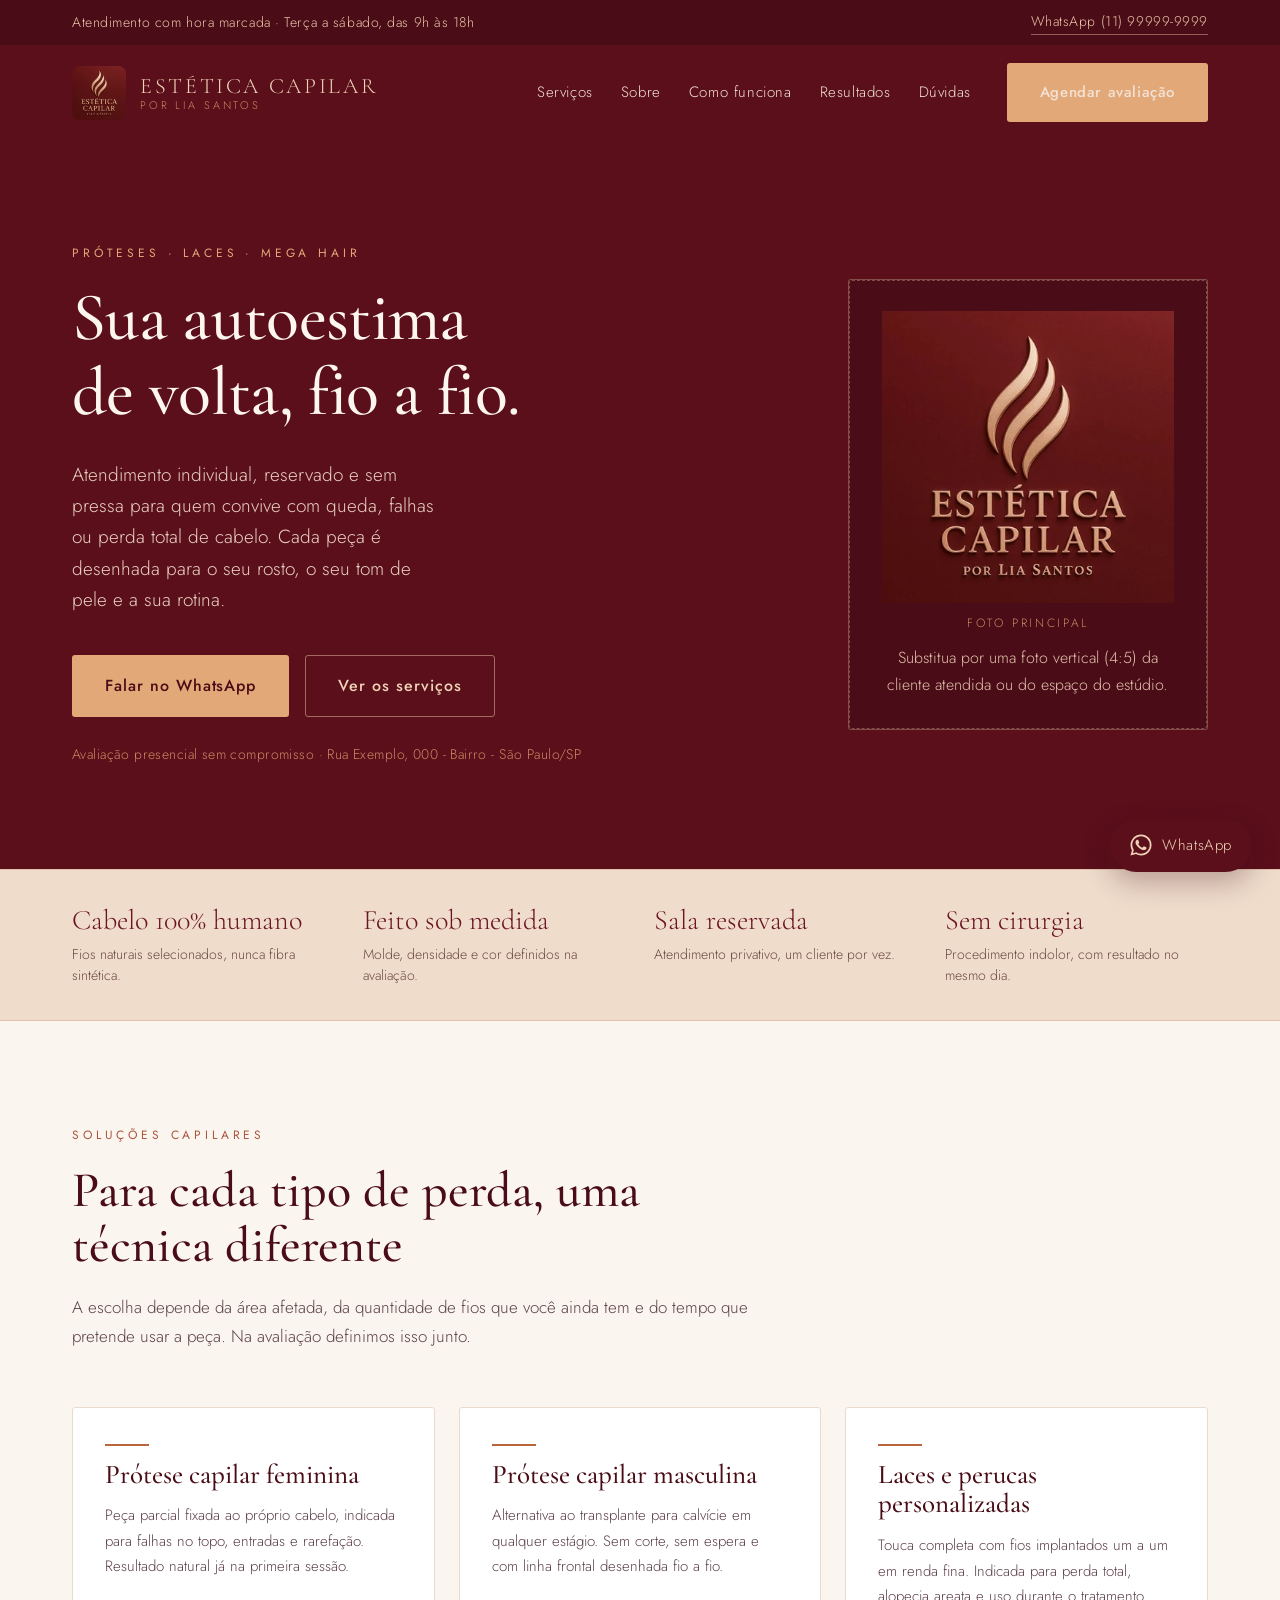
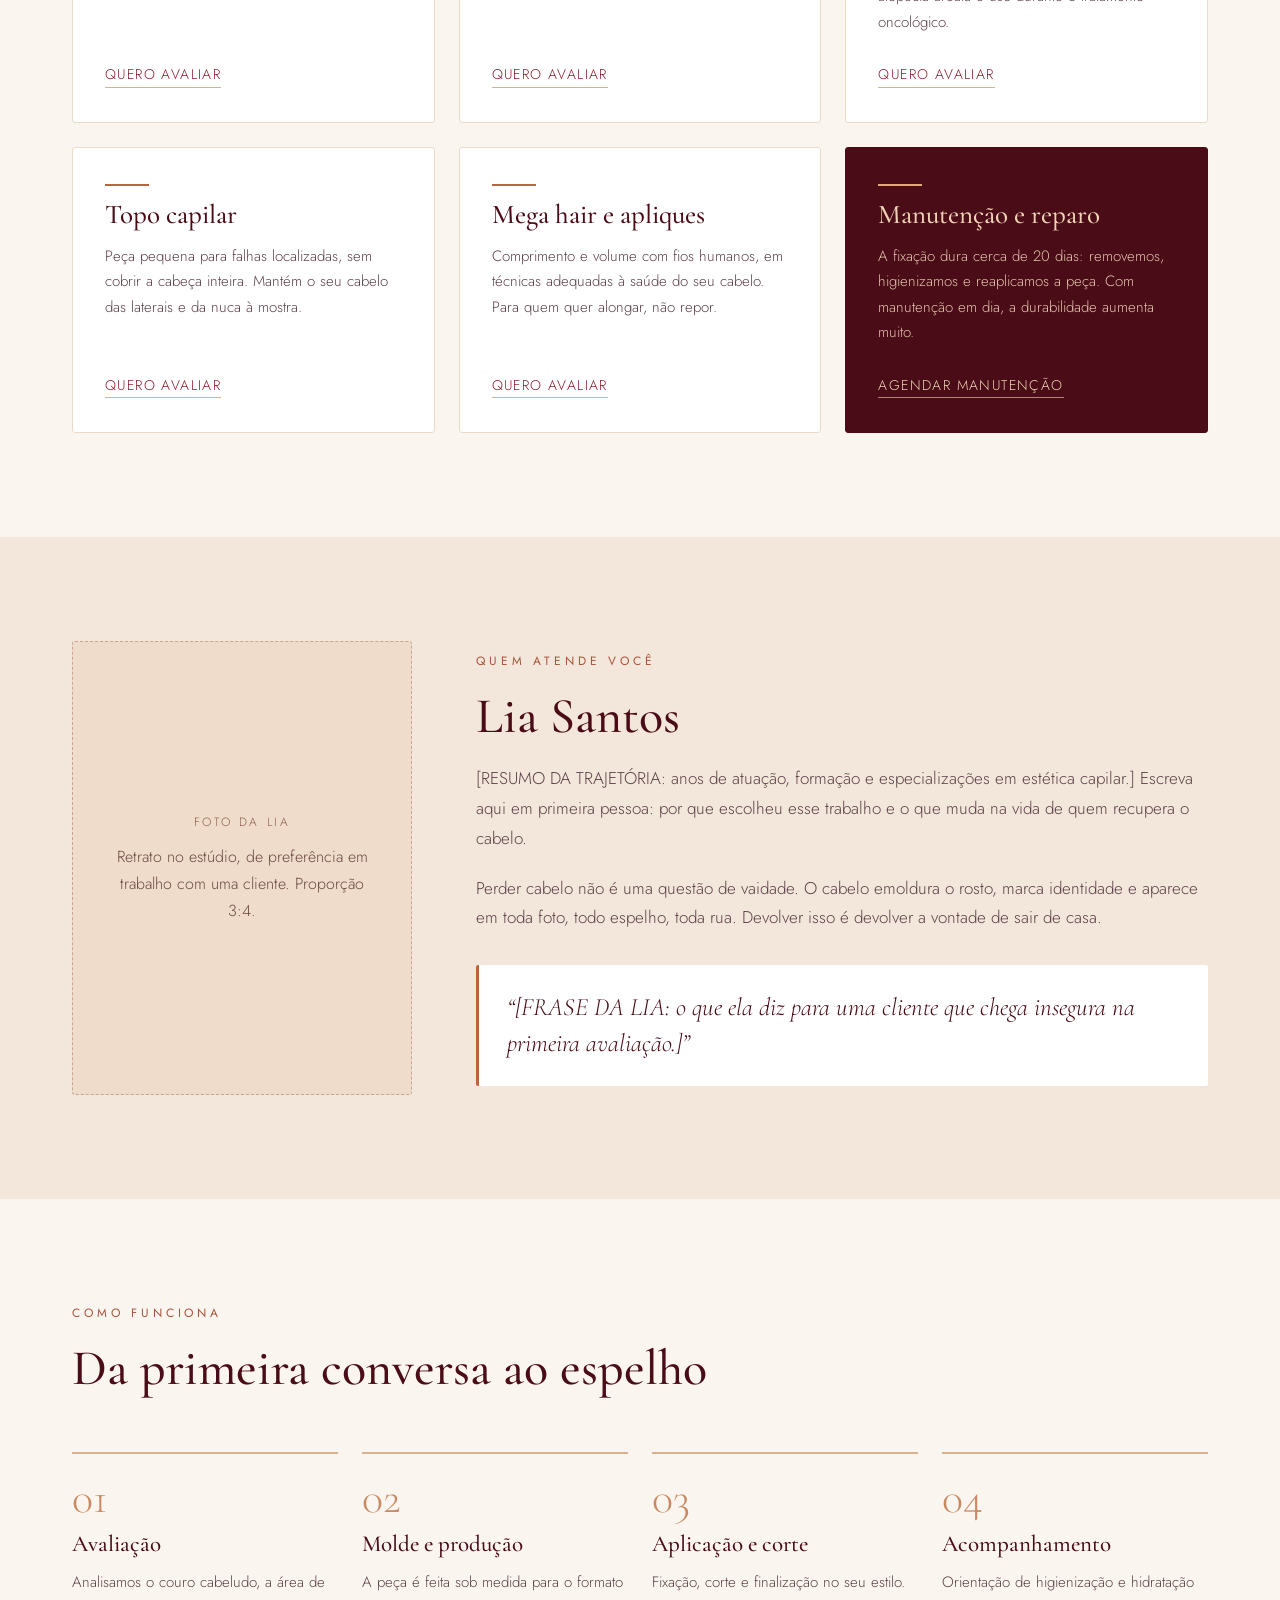
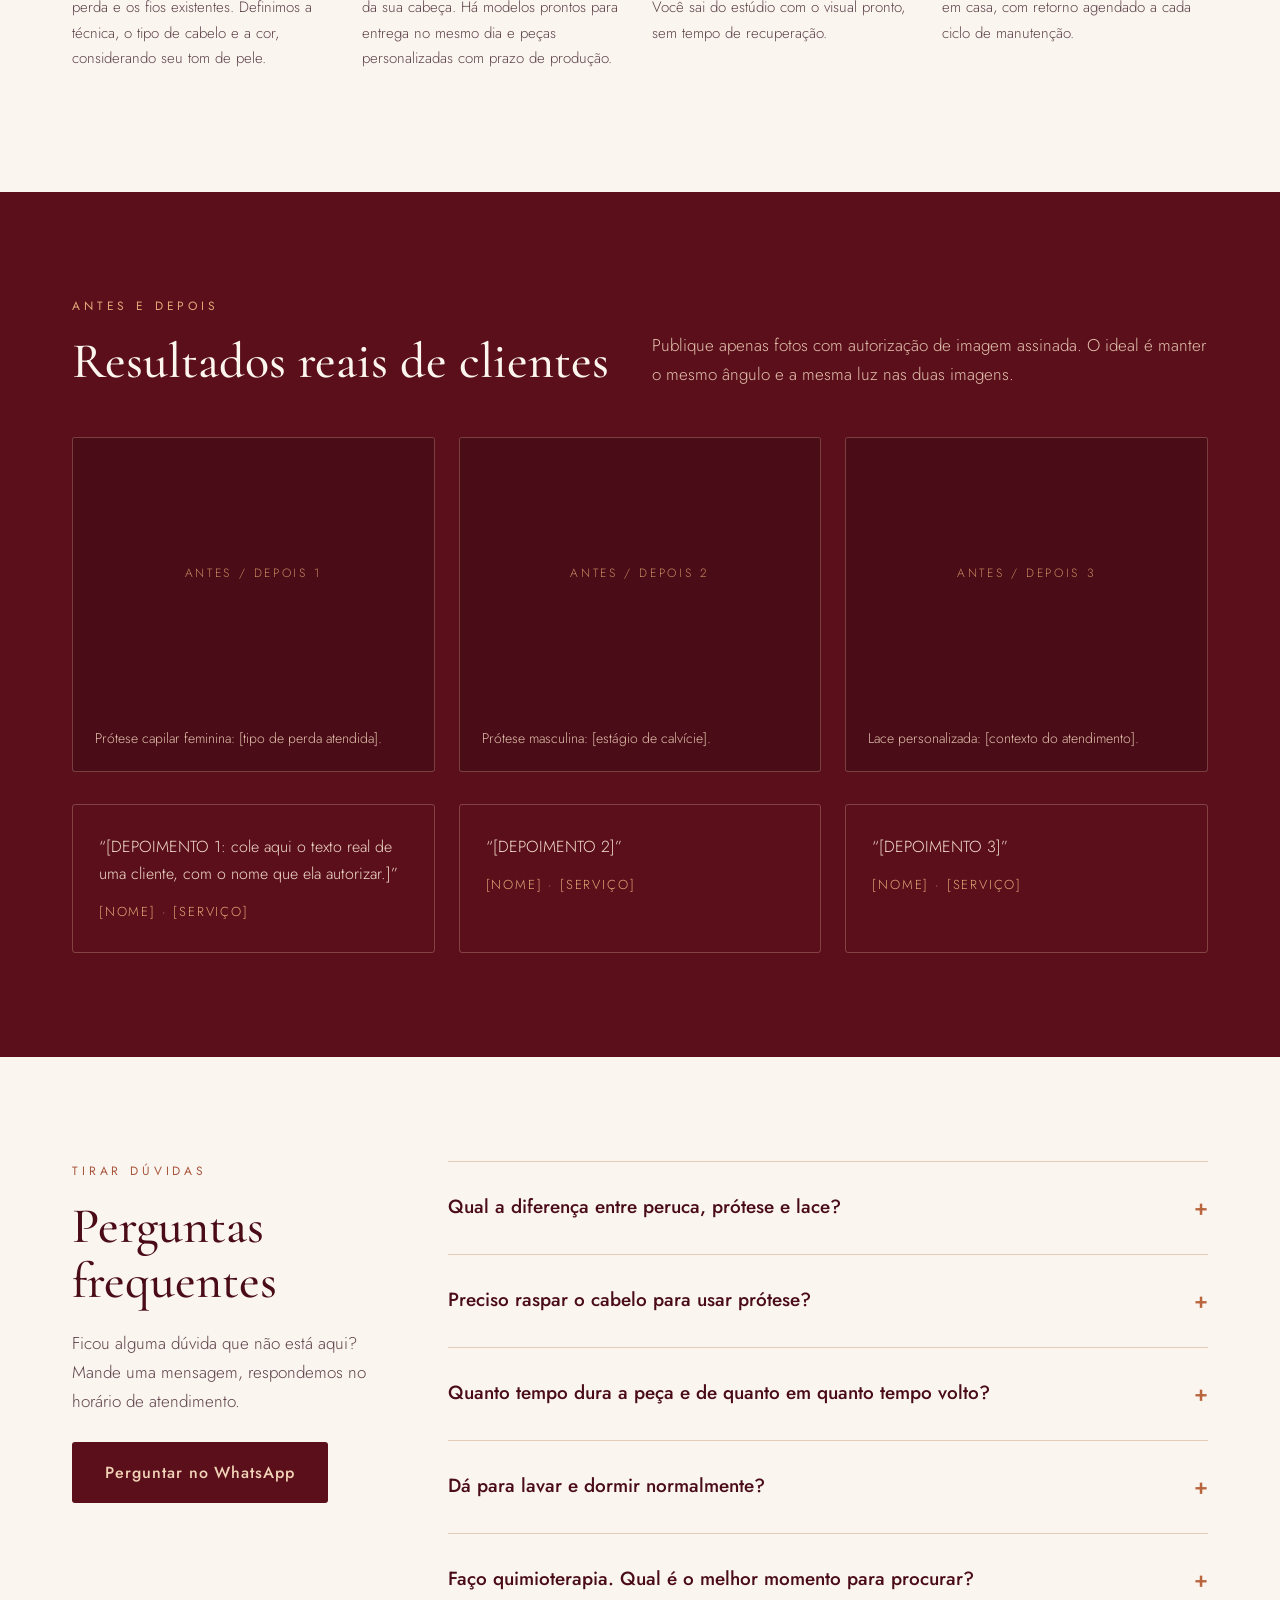
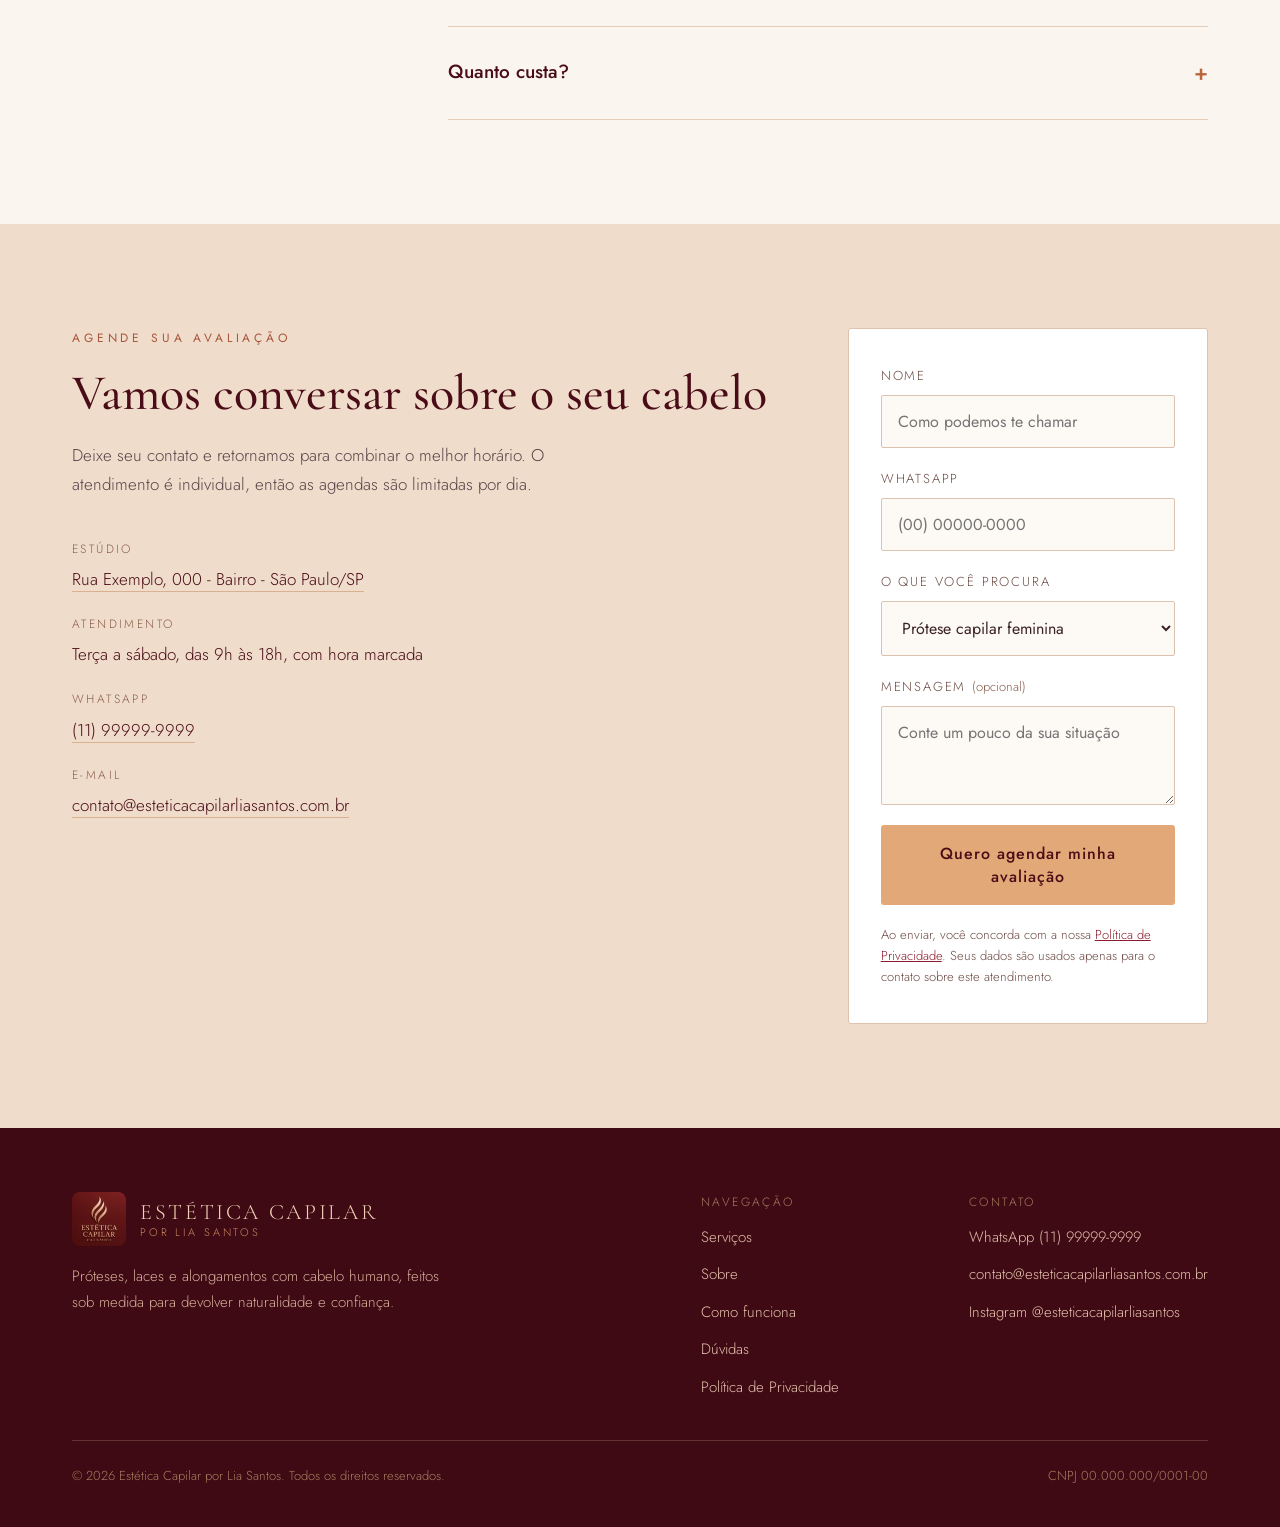
<file: index.html>
<!doctype html>
<html lang="pt-BR">
<head>
<meta charset="utf-8">
<meta name="viewport" content="width=device-width, initial-scale=1">
<title>Estética Capilar por Lia Santos | Próteses, Laces e Mega Hair</title>
<meta name="description" content="Próteses capilares, laces, perucas e mega hair com cabelo 100% humano, feitos sob medida. Atendimento individual e reservado, com hora marcada. Agende sua avaliação.">
<meta name="author" content="Estética Capilar por Lia Santos">
<meta name="robots" content="index, follow">
<meta name="theme-color" content="#5A0F1B">
<link rel="canonical" href="https://esteticacapilarliasantos.com.br/">

<!-- Open Graph / redes sociais -->
<meta property="og:type" content="website">
<meta property="og:locale" content="pt_BR">
<meta property="og:site_name" content="Estética Capilar por Lia Santos">
<meta property="og:title" content="Estética Capilar por Lia Santos">
<meta property="og:description" content="Próteses capilares, laces, perucas e mega hair com cabelo 100% humano, feitos sob medida. Agende sua avaliação.">
<meta property="og:url" content="https://esteticacapilarliasantos.com.br/">
<meta property="og:image" content="https://esteticacapilarliasantos.com.br/assets/img/og-image.jpg">
<meta property="og:image:width" content="1200">
<meta property="og:image:height" content="630">
<meta name="twitter:card" content="summary_large_image">

<!-- Ícones -->
<link rel="icon" href="assets/img/favicon-32.png" sizes="32x32" type="image/png">
<link rel="apple-touch-icon" href="assets/img/apple-touch-icon.png">
<link rel="manifest" href="site.webmanifest">

<!-- Fontes -->
<link rel="preconnect" href="https://fonts.googleapis.com">
<link rel="preconnect" href="https://fonts.gstatic.com" crossorigin>
<link rel="stylesheet" href="https://fonts.googleapis.com/css2?family=Cormorant+Garamond:wght@400;500;600&family=Jost:wght@300;400;500;600&display=swap">

<link rel="stylesheet" href="css/styles.css">
</head>

<body>
<a class="pular-para-conteudo" href="#conteudo">Pular para o conteúdo</a>

<!-- ===== BARRA SUPERIOR ===== -->
<div class="barra-topo">
  <div class="container">
    <span>Atendimento com hora marcada &middot; <span data-site="horario">Terça a sábado, das 9h às 18h</span></span>
    <a href="#" data-site="whatsapp-link" rel="noopener">WhatsApp <span data-site="telefone">(11) 99999-9999</span></a>
  </div>
</div>

<!-- ===== CABEÇALHO ===== -->
<header class="cabecalho">
  <div class="container">
    <a class="marca" href="#inicio">
      <picture>
        <source srcset="assets/img/logo.webp" type="image/webp">
        <img src="assets/img/logo.png" width="54" height="54" alt="Estética Capilar por Lia Santos">
      </picture>
      <span class="marca__texto">
        <span class="marca__nome">Estética Capilar</span>
        <span class="marca__sub">por Lia Santos</span>
      </span>
    </a>

    <button class="menu-botao" type="button" aria-expanded="false" aria-controls="menu-principal" aria-label="Abrir menu de navegação">
      <svg viewBox="0 0 24 24" fill="none" stroke="currentColor" stroke-width="1.8" aria-hidden="true">
        <path d="M3 6h18M3 12h18M3 18h18" stroke-linecap="round"/>
      </svg>
    </button>

    <nav class="menu" id="menu-principal" aria-label="Navegação principal">
      <a href="#servicos">Serviços</a>
      <a href="#sobre">Sobre</a>
      <a href="#processo">Como funciona</a>
      <a href="#resultados">Resultados</a>
      <a href="#duvidas">Dúvidas</a>
      <a class="btn btn--primario" href="#contato">Agendar avaliação</a>
    </nav>
  </div>
</header>

<main id="conteudo">

  <!-- ===== HERO ===== -->
  <section class="hero" id="inicio">
    <div class="container">
      <div class="hero__texto">
        <span class="rotulo rotulo--claro">Próteses &middot; Laces &middot; Mega hair</span>
        <h1>Sua autoestima<br>de volta, fio a fio.</h1>
        <p class="hero__chamada">
          Atendimento individual, reservado e sem pressa para quem convive com queda, falhas ou perda total de cabelo. Cada peça é desenhada para o seu rosto, o seu tom de pele e a sua rotina.
        </p>
        <div class="hero__acoes">
          <a class="btn btn--primario" href="#" data-site="whatsapp-link" rel="noopener">Falar no WhatsApp</a>
          <a class="btn btn--contorno" href="#servicos">Ver os serviços</a>
        </div>
        <p class="hero__nota">Avaliação presencial sem compromisso &middot; <span data-site="endereco">Bairro, Cidade/UF</span></p>
      </div>

      <div class="hero__midia">
        <div class="hero__cartao">
          <!-- Troque pela foto principal: vertical 4:5, cliente atendida (com autorização) ou o estúdio -->
          <div class="placeholder placeholder--escuro" style="width:100%;height:100%">
            <picture>
              <source srcset="assets/img/logo.webp" type="image/webp">
              <img src="assets/img/logo.png" width="150" height="150" alt="" loading="lazy">
            </picture>
            <span class="placeholder__titulo">Foto principal</span>
            <p>Substitua por uma foto vertical (4:5) da cliente atendida ou do espaço do estúdio.</p>
          </div>
        </div>
      </div>
    </div>
  </section>

  <!-- ===== FAIXA DE CONFIANÇA ===== -->
  <section class="confianca" aria-label="Diferenciais do atendimento">
    <div class="container">
      <div class="confianca__item">
        <span class="confianca__titulo">Cabelo 100% humano</span>
        <span class="confianca__texto">Fios naturais selecionados, nunca fibra sintética.</span>
      </div>
      <div class="confianca__item">
        <span class="confianca__titulo">Feito sob medida</span>
        <span class="confianca__texto">Molde, densidade e cor definidos na avaliação.</span>
      </div>
      <div class="confianca__item">
        <span class="confianca__titulo">Sala reservada</span>
        <span class="confianca__texto">Atendimento privativo, um cliente por vez.</span>
      </div>
      <div class="confianca__item">
        <span class="confianca__titulo">Sem cirurgia</span>
        <span class="confianca__texto">Procedimento indolor, com resultado no mesmo dia.</span>
      </div>
    </div>
  </section>

  <!-- ===== SERVIÇOS ===== -->
  <section class="secao" id="servicos">
    <div class="container">
      <div class="secao__cabecalho">
        <span class="rotulo">Soluções capilares</span>
        <h2>Para cada tipo de perda, uma técnica diferente</h2>
        <p class="secao__intro">
          A escolha depende da área afetada, da quantidade de fios que você ainda tem e do tempo que pretende usar a peça. Na avaliação definimos isso junto.
        </p>
      </div>

      <div class="servicos">
        <article class="servico">
          <h3>Prótese capilar feminina</h3>
          <p>Peça parcial fixada ao próprio cabelo, indicada para falhas no topo, entradas e rarefação. Resultado natural já na primeira sessão.</p>
          <a class="link-sublinhado" href="#contato">Quero avaliar</a>
        </article>

        <article class="servico">
          <h3>Prótese capilar masculina</h3>
          <p>Alternativa ao transplante para calvície em qualquer estágio. Sem corte, sem espera e com linha frontal desenhada fio a fio.</p>
          <a class="link-sublinhado" href="#contato">Quero avaliar</a>
        </article>

        <article class="servico">
          <h3>Laces e perucas personalizadas</h3>
          <p>Touca completa com fios implantados um a um em renda fina. Indicada para perda total, alopecia areata e uso durante o tratamento oncológico.</p>
          <a class="link-sublinhado" href="#contato">Quero avaliar</a>
        </article>

        <article class="servico">
          <h3>Topo capilar</h3>
          <p>Peça pequena para falhas localizadas, sem cobrir a cabeça inteira. Mantém o seu cabelo das laterais e da nuca à mostra.</p>
          <a class="link-sublinhado" href="#contato">Quero avaliar</a>
        </article>

        <article class="servico">
          <h3>Mega hair e apliques</h3>
          <p>Comprimento e volume com fios humanos, em técnicas adequadas à saúde do seu cabelo. Para quem quer alongar, não repor.</p>
          <a class="link-sublinhado" href="#contato">Quero avaliar</a>
        </article>

        <article class="servico servico--destaque">
          <h3>Manutenção e reparo</h3>
          <p>A fixação dura cerca de 20 dias: removemos, higienizamos e reaplicamos a peça. Com manutenção em dia, a durabilidade aumenta muito.</p>
          <a class="link-sublinhado link-sublinhado--claro" href="#contato">Agendar manutenção</a>
        </article>
      </div>
    </div>
  </section>

  <!-- ===== SOBRE ===== -->
  <section class="secao secao--creme" id="sobre">
    <div class="container sobre">
      <div class="sobre__midia">
        <!-- Troque pelo retrato da Lia: vertical 3:4 -->
        <div class="placeholder">
          <span class="placeholder__titulo">Foto da Lia</span>
          <p>Retrato no estúdio, de preferência em trabalho com uma cliente. Proporção 3:4.</p>
        </div>
      </div>

      <div class="sobre__texto">
        <span class="rotulo">Quem atende você</span>
        <h2>Lia Santos</h2>
        <p>
          [RESUMO DA TRAJETÓRIA: anos de atuação, formação e especializações em estética capilar.] Escreva aqui em primeira pessoa: por que escolheu esse trabalho e o que muda na vida de quem recupera o cabelo.
        </p>
        <p>
          Perder cabelo não é uma questão de vaidade. O cabelo emoldura o rosto, marca identidade e aparece em toda foto, todo espelho, toda rua. Devolver isso é devolver a vontade de sair de casa.
        </p>
        <blockquote class="citacao">
          <p>&ldquo;[FRASE DA LIA: o que ela diz para uma cliente que chega insegura na primeira avaliação.]&rdquo;</p>
        </blockquote>
      </div>
    </div>
  </section>

  <!-- ===== COMO FUNCIONA ===== -->
  <section class="secao" id="processo">
    <div class="container">
      <div class="secao__cabecalho">
        <span class="rotulo">Como funciona</span>
        <h2>Da primeira conversa ao espelho</h2>
      </div>

      <ol class="processo" style="list-style:none;padding:0;margin-top:3.5rem">
        <li class="passo">
          <span class="passo__numero">01</span>
          <h3>Avaliação</h3>
          <p>Analisamos o couro cabeludo, a área de perda e os fios existentes. Definimos a técnica, o tipo de cabelo e a cor, considerando seu tom de pele.</p>
        </li>
        <li class="passo">
          <span class="passo__numero">02</span>
          <h3>Molde e produção</h3>
          <p>A peça é feita sob medida para o formato da sua cabeça. Há modelos prontos para entrega no mesmo dia e peças personalizadas com prazo de produção.</p>
        </li>
        <li class="passo">
          <span class="passo__numero">03</span>
          <h3>Aplicação e corte</h3>
          <p>Fixação, corte e finalização no seu estilo. Você sai do estúdio com o visual pronto, sem tempo de recuperação.</p>
        </li>
        <li class="passo">
          <span class="passo__numero">04</span>
          <h3>Acompanhamento</h3>
          <p>Orientação de higienização e hidratação em casa, com retorno agendado a cada ciclo de manutenção.</p>
        </li>
      </ol>
    </div>
  </section>

  <!-- ===== RESULTADOS ===== -->
  <section class="secao secao--vinho" id="resultados">
    <div class="container">
      <div class="resultados__topo">
        <div>
          <span class="rotulo rotulo--claro">Antes e depois</span>
          <h2>Resultados reais de clientes</h2>
        </div>
        <p class="secao__intro">Publique apenas fotos com autorização de imagem assinada. O ideal é manter o mesmo ângulo e a mesma luz nas duas imagens.</p>
      </div>

      <div class="galeria">
        <figure>
          <div class="placeholder placeholder--escuro">
            <span class="placeholder__titulo">Antes / depois 1</span>
          </div>
          <figcaption>Prótese capilar feminina: [tipo de perda atendida].</figcaption>
        </figure>
        <figure>
          <div class="placeholder placeholder--escuro">
            <span class="placeholder__titulo">Antes / depois 2</span>
          </div>
          <figcaption>Prótese masculina: [estágio de calvície].</figcaption>
        </figure>
        <figure>
          <div class="placeholder placeholder--escuro">
            <span class="placeholder__titulo">Antes / depois 3</span>
          </div>
          <figcaption>Lace personalizada: [contexto do atendimento].</figcaption>
        </figure>
      </div>

      <div class="depoimentos">
        <blockquote class="depoimento">
          <p>&ldquo;[DEPOIMENTO 1: cole aqui o texto real de uma cliente, com o nome que ela autorizar.]&rdquo;</p>
          <footer>[Nome] &middot; [Serviço]</footer>
        </blockquote>
        <blockquote class="depoimento">
          <p>&ldquo;[DEPOIMENTO 2]&rdquo;</p>
          <footer>[Nome] &middot; [Serviço]</footer>
        </blockquote>
        <blockquote class="depoimento">
          <p>&ldquo;[DEPOIMENTO 3]&rdquo;</p>
          <footer>[Nome] &middot; [Serviço]</footer>
        </blockquote>
      </div>
    </div>
  </section>

  <!-- ===== DÚVIDAS ===== -->
  <section class="secao" id="duvidas">
    <div class="container faq">
      <div class="faq__intro">
        <span class="rotulo">Tirar dúvidas</span>
        <h2>Perguntas frequentes</h2>
        <p class="secao__intro">Ficou alguma dúvida que não está aqui? Mande uma mensagem, respondemos no horário de atendimento.</p>
        <a class="btn btn--escuro" href="#" data-site="whatsapp-link" rel="noopener">Perguntar no WhatsApp</a>
      </div>

      <div class="faq__lista">
        <details class="faq__item">
          <summary>Qual a diferença entre peruca, prótese e lace?<span class="faq__sinal" aria-hidden="true">+</span></summary>
          <p>A peruca é uma touca completa, colocada e retirada por você. A prótese é parcial e fica fixada ao próprio cabelo, cobrindo apenas a área com falha. A lace tem os fios implantados um a um em uma renda fina, o que cria o efeito de fios nascendo do couro cabeludo.</p>
        </details>

        <details class="faq__item">
          <summary>Preciso raspar o cabelo para usar prótese?<span class="faq__sinal" aria-hidden="true">+</span></summary>
          <p>Depende do modelo. Algumas peças são fixadas na linha de crescimento e preservam todo o seu cabelo, outras exigem raspar apenas a área de contato da fixação. Isso é definido na avaliação.</p>
        </details>

        <details class="faq__item">
          <summary>Quanto tempo dura a peça e de quanto em quanto tempo volto?<span class="faq__sinal" aria-hidden="true">+</span></summary>
          <p>A fixação dura em média 20 dias. Nesse intervalo a peça é removida, higienizada e reaplicada. A durabilidade da peça varia conforme o material e os cuidados, e com manutenção e reparos periódicos o tempo de uso aumenta bastante. [AJUSTAR COM O PRAZO QUE VOCÊ PRATICA.]</p>
        </details>

        <details class="faq__item">
          <summary>Dá para lavar e dormir normalmente?<span class="faq__sinal" aria-hidden="true">+</span></summary>
          <p>Sim. Você lava em casa seguindo a orientação que entregamos, com produtos indicados para a peça. Bem fixada e com manutenção em dia, ela não se solta nas atividades do dia a dia.</p>
        </details>

        <details class="faq__item">
          <summary>Faço quimioterapia. Qual é o melhor momento para procurar?<span class="faq__sinal" aria-hidden="true">+</span></summary>
          <p>Assim que o médico avisar que o tratamento pode causar queda. Preparar a peça antes, ainda com o seu cabelo, permite reproduzir cor, corte e densidade com muito mais fidelidade.</p>
        </details>

        <details class="faq__item">
          <summary>Quanto custa?<span class="faq__sinal" aria-hidden="true">+</span></summary>
          <p>O valor depende da técnica, do tamanho da peça e do tipo de cabelo. [INFORMAR AQUI O VALOR DA AVALIAÇÃO, A FAIXA DE PREÇO E AS FORMAS DE PAGAMENTO.]</p>
        </details>
      </div>
    </div>
  </section>

  <!-- ===== CONTATO ===== -->
  <section class="secao secao--areia" id="contato">
    <div class="container contato">
      <div class="contato__texto">
        <span class="rotulo">Agende sua avaliação</span>
        <h2>Vamos conversar sobre o seu cabelo</h2>
        <p class="secao__intro">
          Deixe seu contato e retornamos para combinar o melhor horário. O atendimento é individual, então as agendas são limitadas por dia.
        </p>

        <dl class="contato__dados">
          <div>
            <dt>Estúdio</dt>
            <dd><a href="#" data-site="maps-link" target="_blank" rel="noopener"><span data-site="endereco">Rua Exemplo, 000 - Bairro, Cidade/UF</span></a></dd>
          </div>
          <div>
            <dt>Atendimento</dt>
            <dd><span data-site="horario">Terça a sábado, das 9h às 18h</span>, com hora marcada</dd>
          </div>
          <div>
            <dt>WhatsApp</dt>
            <dd><a href="#" data-site="whatsapp-link" rel="noopener"><span data-site="telefone">(11) 99999-9999</span></a></dd>
          </div>
          <div data-site="telefone-fixo-bloco">
            <dt>Telefone</dt>
            <dd><a href="#" data-site="telefone-fixo">&nbsp;</a></dd>
          </div>
          <div>
            <dt>E-mail</dt>
            <dd><a href="#" data-site="email-link"><span data-site="email">contato@exemplo.com.br</span></a></dd>
          </div>
        </dl>
      </div>

      <form class="formulario" id="form-contato" novalidate>
        <div class="campo">
          <label for="nome">Nome</label>
          <input id="nome" name="nome" type="text" autocomplete="name" placeholder="Como podemos te chamar" required>
        </div>

        <div class="campo">
          <label for="whatsapp">WhatsApp</label>
          <input id="whatsapp" name="whatsapp" type="tel" autocomplete="tel" placeholder="(00) 00000-0000" required>
        </div>

        <div class="campo">
          <label for="assunto">O que você procura</label>
          <select id="assunto" name="assunto">
            <option>Prótese capilar feminina</option>
            <option>Prótese capilar masculina</option>
            <option>Laces e perucas</option>
            <option>Topo capilar</option>
            <option>Mega hair e apliques</option>
            <option>Manutenção de peça</option>
            <option>Ainda não sei, quero orientação</option>
          </select>
        </div>

        <div class="campo">
          <label for="mensagem">Mensagem <span>(opcional)</span></label>
          <textarea id="mensagem" name="mensagem" rows="3" placeholder="Conte um pouco da sua situação"></textarea>
        </div>

        <!-- Campo oculto contra robôs. Não remover. -->
        <div class="visualmente-oculto" aria-hidden="true">
          <label for="empresa">Não preencha este campo</label>
          <input id="empresa" name="empresa" type="text" tabindex="-1" autocomplete="off">
        </div>

        <button class="btn btn--primario btn--bloco" type="submit">Quero agendar minha avaliação</button>

        <p class="formulario__retorno" role="status" aria-live="polite"></p>

        <p class="formulario__aviso">
          Ao enviar, você concorda com a nossa <a href="politica-de-privacidade.html">Política de Privacidade</a>. Seus dados são usados apenas para o contato sobre este atendimento.
        </p>
      </form>
    </div>
  </section>

</main>

<!-- ===== RODAPÉ ===== -->
<footer class="rodape">
  <div class="container">
    <div class="rodape__grade">
      <div class="rodape__sobre">
        <div class="marca">
          <picture>
            <source srcset="assets/img/logo.webp" type="image/webp">
            <img src="assets/img/logo.png" width="48" height="48" alt="" loading="lazy">
          </picture>
          <span class="marca__texto">
            <span class="marca__nome">Estética Capilar</span>
            <span class="marca__sub">por Lia Santos</span>
          </span>
        </div>
        <p>Próteses, laces e alongamentos com cabelo humano, feitos sob medida para devolver naturalidade e confiança.</p>
      </div>

      <nav class="rodape__coluna" aria-label="Navegação do rodapé">
        <span class="rodape__titulo">Navegação</span>
        <a href="#servicos">Serviços</a>
        <a href="#sobre">Sobre</a>
        <a href="#processo">Como funciona</a>
        <a href="#duvidas">Dúvidas</a>
        <a href="politica-de-privacidade.html">Política de Privacidade</a>
      </nav>

      <div class="rodape__coluna">
        <span class="rodape__titulo">Contato</span>
        <a href="#" data-site="whatsapp-link" rel="noopener">WhatsApp <span data-site="telefone">(11) 99999-9999</span></a>
        <a href="#" data-site="email-link"><span data-site="email">contato@exemplo.com.br</span></a>
        <a href="#" data-site="instagram-link" target="_blank" rel="noopener">Instagram <span data-site="instagram">@perfil</span></a>
      </div>
    </div>

    <div class="rodape__base">
      <span>&copy; <span data-site="ano">2026</span> Estética Capilar por Lia Santos. Todos os direitos reservados.</span>
      <span data-site="cnpj"></span>
    </div>
  </div>
</footer>

<!-- Botão flutuante de WhatsApp -->
<a class="zap-flutuante" href="#" data-site="whatsapp-link" rel="noopener" aria-label="Falar no WhatsApp">
  <svg viewBox="0 0 24 24" fill="currentColor" aria-hidden="true">
    <path d="M17.47 14.38c-.3-.15-1.76-.87-2.03-.97-.27-.1-.47-.15-.67.15-.2.3-.77.96-.94 1.16-.17.2-.35.22-.65.07-.3-.15-1.26-.46-2.4-1.48-.89-.79-1.49-1.76-1.66-2.06-.17-.3-.02-.46.13-.61.14-.14.3-.35.45-.53.15-.18.2-.3.3-.5.1-.2.05-.38-.02-.53-.08-.15-.67-1.61-.92-2.2-.24-.58-.49-.5-.67-.51h-.57c-.2 0-.52.07-.8.38-.27.3-1.04 1.02-1.04 2.48s1.07 2.88 1.22 3.08c.15.2 2.1 3.2 5.08 4.49.71.3 1.26.49 1.69.63.71.22 1.36.19 1.87.12.57-.09 1.76-.72 2-1.41.25-.69.25-1.29.17-1.41-.07-.13-.27-.2-.57-.35M12.04 21.5h-.01a9.5 9.5 0 0 1-4.84-1.33l-.35-.2-3.6.94.96-3.5-.23-.36a9.47 9.47 0 0 1-1.45-5.05c0-5.24 4.27-9.5 9.52-9.5 2.54 0 4.93.99 6.73 2.79a9.45 9.45 0 0 1 2.78 6.72c0 5.24-4.27 9.5-9.51 9.5m8.1-17.6A11.4 11.4 0 0 0 12.04 .5C5.74.5.6 5.63.6 11.94c0 2.02.53 3.98 1.53 5.72L.5 23.5l5.98-1.57a11.4 11.4 0 0 0 5.56 1.42h.01c6.3 0 11.43-5.13 11.44-11.44 0-3.06-1.19-5.93-3.35-8.1"/>
  </svg>
  <span>WhatsApp</span>
</a>

<!-- Dados estruturados para o Google -->
<script type="application/ld+json">
{
  "@context": "https://schema.org",
  "@type": "HairSalon",
  "name": "Estética Capilar por Lia Santos",
  "description": "Próteses capilares, laces, perucas e mega hair com cabelo 100% humano, feitos sob medida.",
  "url": "https://esteticacapilarliasantos.com.br/",
  "image": "https://esteticacapilarliasantos.com.br/assets/img/og-image.jpg",
  "priceRange": "$$",
  "address": {
    "@type": "PostalAddress",
    "streetAddress": "Rua Exemplo, 000",
    "addressLocality": "São Paulo",
    "addressRegion": "SP",
    "postalCode": "00000-000",
    "addressCountry": "BR"
  },
  "telephone": "+5511999999999",
  "openingHoursSpecification": [{
    "@type": "OpeningHoursSpecification",
    "dayOfWeek": ["Tuesday", "Wednesday", "Thursday", "Friday", "Saturday"],
    "opens": "09:00",
    "closes": "18:00"
  }],
  "makesOffer": [
    { "@type": "Offer", "itemOffered": { "@type": "Service", "name": "Prótese capilar feminina" } },
    { "@type": "Offer", "itemOffered": { "@type": "Service", "name": "Prótese capilar masculina" } },
    { "@type": "Offer", "itemOffered": { "@type": "Service", "name": "Laces e perucas personalizadas" } },
    { "@type": "Offer", "itemOffered": { "@type": "Service", "name": "Topo capilar" } },
    { "@type": "Offer", "itemOffered": { "@type": "Service", "name": "Mega hair e apliques" } },
    { "@type": "Offer", "itemOffered": { "@type": "Service", "name": "Manutenção de prótese capilar" } }
  ]
}
</script>

<script type="application/ld+json">
{
  "@context": "https://schema.org",
  "@type": "FAQPage",
  "mainEntity": [
    {
      "@type": "Question",
      "name": "Qual a diferença entre peruca, prótese e lace?",
      "acceptedAnswer": { "@type": "Answer", "text": "A peruca é uma touca completa, colocada e retirada por você. A prótese é parcial e fica fixada ao próprio cabelo, cobrindo apenas a área com falha. A lace tem os fios implantados um a um em uma renda fina, o que cria o efeito de fios nascendo do couro cabeludo." }
    },
    {
      "@type": "Question",
      "name": "Preciso raspar o cabelo para usar prótese?",
      "acceptedAnswer": { "@type": "Answer", "text": "Depende do modelo. Algumas peças são fixadas na linha de crescimento e preservam todo o cabelo, outras exigem raspar apenas a área de contato da fixação. Isso é definido na avaliação." }
    },
    {
      "@type": "Question",
      "name": "Dá para lavar e dormir normalmente com a prótese?",
      "acceptedAnswer": { "@type": "Answer", "text": "Sim. A lavagem é feita em casa seguindo a orientação entregue no atendimento, com produtos indicados para a peça. Bem fixada e com manutenção em dia, ela não se solta nas atividades do dia a dia." }
    },
    {
      "@type": "Question",
      "name": "Faço quimioterapia. Qual é o melhor momento para procurar?",
      "acceptedAnswer": { "@type": "Answer", "text": "Assim que o médico avisar que o tratamento pode causar queda. Preparar a peça antes, ainda com o próprio cabelo, permite reproduzir cor, corte e densidade com mais fidelidade." }
    }
  ]
}
</script>

<script src="js/config.js"></script>
<script src="js/main.js" defer></script>
</body>
</html>
</file>
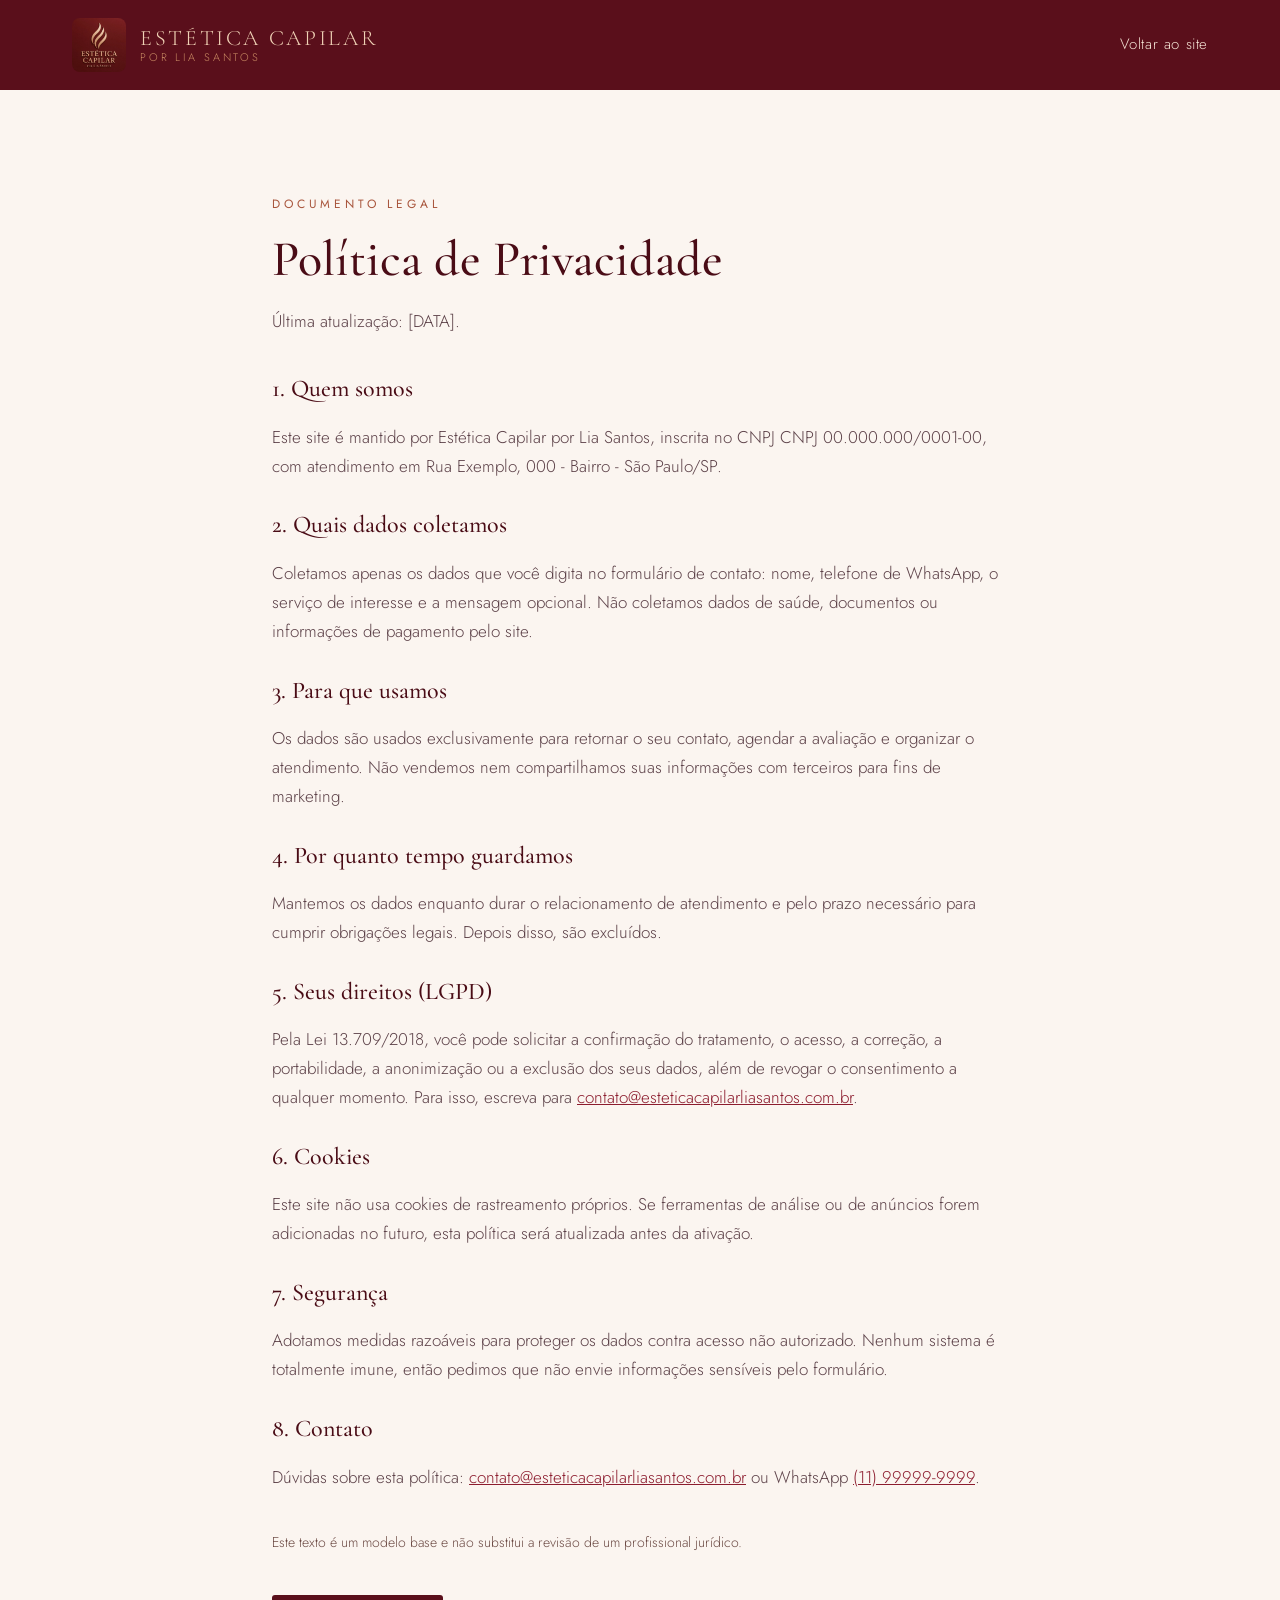
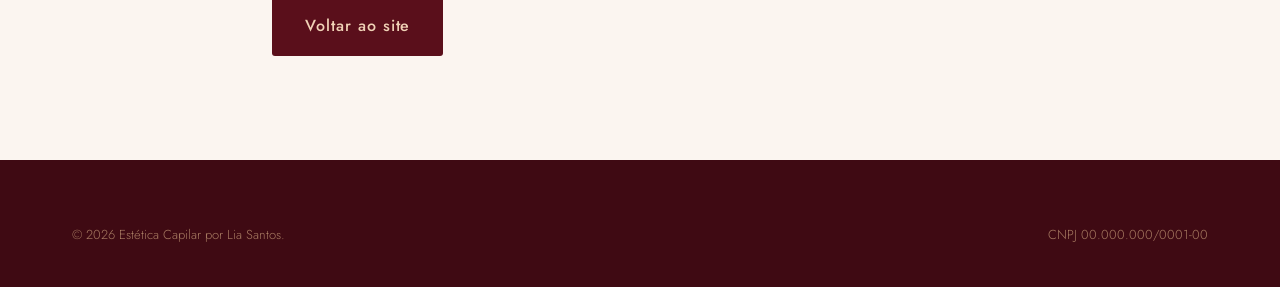
<file: politica-de-privacidade.html>
<!doctype html>
<html lang="pt-BR">
<head>
<meta charset="utf-8">
<meta name="viewport" content="width=device-width, initial-scale=1">
<title>Política de Privacidade | Estética Capilar por Lia Santos</title>
<meta name="description" content="Como a Estética Capilar por Lia Santos coleta, usa e protege os dados enviados pelo site.">
<meta name="robots" content="index, follow">
<meta name="theme-color" content="#5A0F1B">
<link rel="canonical" href="https://esteticacapilarliasantos.com.br/politica-de-privacidade.html">
<link rel="icon" href="assets/img/favicon-32.png" sizes="32x32" type="image/png">
<link rel="apple-touch-icon" href="assets/img/apple-touch-icon.png">
<link rel="preconnect" href="https://fonts.googleapis.com">
<link rel="preconnect" href="https://fonts.gstatic.com" crossorigin>
<link rel="stylesheet" href="https://fonts.googleapis.com/css2?family=Cormorant+Garamond:wght@400;500;600&family=Jost:wght@300;400;500;600&display=swap">
<link rel="stylesheet" href="css/styles.css">
</head>

<body>
<a class="pular-para-conteudo" href="#conteudo">Pular para o conteúdo</a>

<header class="cabecalho">
  <div class="container">
    <a class="marca" href="index.html">
      <picture>
        <source srcset="assets/img/logo.webp" type="image/webp">
        <img src="assets/img/logo.png" width="54" height="54" alt="Estética Capilar por Lia Santos">
      </picture>
      <span class="marca__texto">
        <span class="marca__nome">Estética Capilar</span>
        <span class="marca__sub">por Lia Santos</span>
      </span>
    </a>
    <nav class="menu" id="menu-principal" aria-label="Navegação principal">
      <a href="index.html">Voltar ao site</a>
    </nav>
  </div>
</header>

<main id="conteudo" class="secao">
  <div class="container" style="max-width:800px">
    <span class="rotulo">Documento legal</span>
    <h2>Política de Privacidade</h2>
    <p class="secao__intro">Última atualização: [DATA].</p>

    <h3 style="margin-top:2.5rem;font-size:1.5rem;color:var(--vinho-800)">1. Quem somos</h3>
    <p class="secao__intro">
      Este site é mantido por Estética Capilar por Lia Santos, inscrita no CNPJ <span data-site="cnpj">[CNPJ]</span>, com atendimento em <span data-site="endereco">[ENDEREÇO]</span>.
    </p>

    <h3 style="margin-top:2rem;font-size:1.5rem;color:var(--vinho-800)">2. Quais dados coletamos</h3>
    <p class="secao__intro">
      Coletamos apenas os dados que você digita no formulário de contato: nome, telefone de WhatsApp, o serviço de interesse e a mensagem opcional. Não coletamos dados de saúde, documentos ou informações de pagamento pelo site.
    </p>

    <h3 style="margin-top:2rem;font-size:1.5rem;color:var(--vinho-800)">3. Para que usamos</h3>
    <p class="secao__intro">
      Os dados são usados exclusivamente para retornar o seu contato, agendar a avaliação e organizar o atendimento. Não vendemos nem compartilhamos suas informações com terceiros para fins de marketing.
    </p>

    <h3 style="margin-top:2rem;font-size:1.5rem;color:var(--vinho-800)">4. Por quanto tempo guardamos</h3>
    <p class="secao__intro">
      Mantemos os dados enquanto durar o relacionamento de atendimento e pelo prazo necessário para cumprir obrigações legais. Depois disso, são excluídos.
    </p>

    <h3 style="margin-top:2rem;font-size:1.5rem;color:var(--vinho-800)">5. Seus direitos (LGPD)</h3>
    <p class="secao__intro">
      Pela Lei 13.709/2018, você pode solicitar a confirmação do tratamento, o acesso, a correção, a portabilidade, a anonimização ou a exclusão dos seus dados, além de revogar o consentimento a qualquer momento. Para isso, escreva para <a href="#" data-site="email-link"><span data-site="email">[E-MAIL]</span></a>.
    </p>

    <h3 style="margin-top:2rem;font-size:1.5rem;color:var(--vinho-800)">6. Cookies</h3>
    <p class="secao__intro">
      Este site não usa cookies de rastreamento próprios. Se ferramentas de análise ou de anúncios forem adicionadas no futuro, esta política será atualizada antes da ativação.
    </p>

    <h3 style="margin-top:2rem;font-size:1.5rem;color:var(--vinho-800)">7. Segurança</h3>
    <p class="secao__intro">
      Adotamos medidas razoáveis para proteger os dados contra acesso não autorizado. Nenhum sistema é totalmente imune, então pedimos que não envie informações sensíveis pelo formulário.
    </p>

    <h3 style="margin-top:2rem;font-size:1.5rem;color:var(--vinho-800)">8. Contato</h3>
    <p class="secao__intro">
      Dúvidas sobre esta política: <a href="#" data-site="email-link"><span data-site="email">[E-MAIL]</span></a> ou WhatsApp <a href="#" data-site="whatsapp-link" rel="noopener"><span data-site="telefone">[TELEFONE]</span></a>.
    </p>

    <p class="secao__intro" style="margin-top:2.5rem;font-size:0.875rem;color:var(--texto-claro)">
      Este texto é um modelo base e não substitui a revisão de um profissional jurídico.
    </p>

    <p style="margin-top:2.5rem"><a class="btn btn--escuro" href="index.html">Voltar ao site</a></p>
  </div>
</main>

<footer class="rodape">
  <div class="container">
    <div class="rodape__base" style="margin-top:0;border-top:none;padding-top:0">
      <span>&copy; <span data-site="ano">2026</span> Estética Capilar por Lia Santos.</span>
      <span data-site="cnpj"></span>
    </div>
  </div>
</footer>

<script src="js/config.js"></script>
<script src="js/main.js" defer></script>
</body>
</html>
</file>
<file: css/styles.css>
/* =====================================================================
   Estética Capilar por Lia Santos
   Folha de estilo única. Organizada em: tokens, base, componentes,
   seções, responsivo.
   ===================================================================== */

/* ---------- 1. Tokens ---------- */
:root {
  /* Cores da marca, extraídas da logo */
  --vinho-900: #3F0A13;
  --vinho-800: #4A0C16;
  --vinho-700: #5A0F1B;
  --vinho-600: #6B1322;
  --vinho-500: #8C1C2E;

  --rose-500: #E2A878;
  --rose-400: #EBC6A8;
  --rose-300: #F0D2B6;
  --rose-600: #C98A63;
  --terracota: #B9663F;
  --terracota-escuro: #A8553C;

  --creme-100: #FDF9F5;
  --creme-200: #FBF5F0;
  --creme-300: #F3E6DA;
  --creme-400: #EFDCCB;
  --linha: #E3CDB8;
  --linha-forte: #E0C3AC;

  --texto: #3A2228;
  --texto-suave: #5D4249;
  --texto-claro: #6C4A44;
  --texto-inverso: #FBF1E8;
  --texto-inverso-suave: #E2C0AC;
  --texto-inverso-fraco: #A87B62;

  /* Tipografia */
  --fonte-titulo: "Cormorant Garamond", Georgia, "Times New Roman", serif;
  --fonte-texto: "Jost", system-ui, -apple-system, "Segoe UI", sans-serif;

  --t-hero: clamp(2.6rem, 6vw, 4.25rem);
  --t-secao: clamp(2rem, 4.2vw, 3.125rem);
  --t-card: clamp(1.35rem, 2.2vw, 1.6875rem);
  --t-corpo: clamp(1rem, 1.1vw, 1.0625rem);

  /* Espaço e forma */
  --largura: 1200px;
  --gutter: clamp(1.25rem, 4vw, 2rem);
  --secao-y: clamp(4rem, 9vw, 6.5rem);
  --raio: 3px;
  --transicao: 180ms ease;
}

/* ---------- 2. Base ---------- */
*,
*::before,
*::after { box-sizing: border-box; }

html {
  scroll-behavior: smooth;
  scroll-padding-top: 96px;
  -webkit-text-size-adjust: 100%;
}

body {
  margin: 0;
  font-family: var(--fonte-texto);
  font-size: var(--t-corpo);
  font-weight: 300;
  line-height: 1.7;
  color: var(--texto);
  background: var(--creme-200);
  -webkit-font-smoothing: antialiased;
}

h1, h2, h3 {
  font-family: var(--fonte-titulo);
  font-weight: 500;
  line-height: 1.1;
  margin: 0;
}

p { margin: 0; }
img { max-width: 100%; display: block; }

a { color: var(--vinho-500); transition: color var(--transicao); }
a:hover { color: var(--vinho-700); }

:focus-visible {
  outline: 3px solid var(--terracota);
  outline-offset: 3px;
  border-radius: 2px;
}

.container {
  width: 100%;
  max-width: var(--largura);
  margin-inline: auto;
  padding-inline: var(--gutter);
}

.pular-para-conteudo {
  position: absolute;
  left: -9999px;
  top: 0;
  z-index: 100;
  background: var(--rose-500);
  color: var(--vinho-800);
  padding: 14px 22px;
  font-weight: 500;
}
.pular-para-conteudo:focus { left: 8px; top: 8px; }

.visualmente-oculto {
  position: absolute;
  width: 1px; height: 1px;
  margin: -1px; padding: 0;
  overflow: hidden;
  clip: rect(0 0 0 0);
  white-space: nowrap;
  border: 0;
}

/* ---------- 3. Componentes ---------- */
.rotulo {
  display: block;
  font-size: 0.75rem;
  letter-spacing: 0.32em;
  text-transform: uppercase;
  color: var(--terracota-escuro);
  margin-bottom: 1.125rem;
  font-weight: 400;
}
.rotulo--claro { color: var(--rose-500); }

.btn {
  display: inline-flex;
  align-items: center;
  justify-content: center;
  gap: 10px;
  min-height: 48px;
  padding: 1rem 2rem;
  border: 1px solid transparent;
  border-radius: var(--raio);
  font-family: inherit;
  font-size: 1rem;
  font-weight: 500;
  letter-spacing: 0.06em;
  text-decoration: none;
  cursor: pointer;
  transition: background var(--transicao), color var(--transicao), border-color var(--transicao);
}
.btn--primario {
  background: var(--rose-500);
  color: var(--vinho-800);
}
.btn--primario:hover {
  background: var(--rose-300);
  color: var(--vinho-800);
}
.btn--contorno {
  background: transparent;
  border-color: rgba(235, 198, 168, 0.5);
  color: var(--rose-300);
}
.btn--contorno:hover {
  background: rgba(235, 198, 168, 0.12);
  color: var(--rose-300);
}
.btn--escuro {
  background: var(--vinho-700);
  color: var(--rose-300);
}
.btn--escuro:hover { background: var(--vinho-800); color: var(--rose-300); }
.btn--bloco { width: 100%; }

.link-sublinhado {
  align-self: flex-start;
  margin-top: auto;
  padding-top: 0.875rem;
  font-size: 0.875rem;
  letter-spacing: 0.1em;
  text-transform: uppercase;
  text-decoration: none;
  color: var(--vinho-500);
  border-bottom: 1px solid #D9B191;
}
.link-sublinhado:hover { border-bottom-color: var(--vinho-500); }
.link-sublinhado--claro { color: var(--rose-300); border-bottom-color: rgba(240, 210, 182, 0.6); }
.link-sublinhado--claro:hover { color: var(--rose-300); border-bottom-color: var(--rose-300); }

.marca { display: flex; align-items: center; gap: 14px; text-decoration: none; }
.marca img { width: 54px; height: 54px; border-radius: 8px; }
.marca__texto { display: flex; flex-direction: column; line-height: 1.15; }
.marca__nome {
  font-family: var(--fonte-titulo);
  font-size: 1.375rem;
  letter-spacing: 0.12em;
  text-transform: uppercase;
  color: var(--rose-300);
}
.marca__sub {
  font-size: 0.6875rem;
  letter-spacing: 0.26em;
  text-transform: uppercase;
  color: var(--rose-600);
}

.placeholder {
  display: flex;
  flex-direction: column;
  align-items: center;
  justify-content: center;
  gap: 10px;
  padding: 2rem;
  text-align: center;
  border: 1px dashed rgba(169, 123, 98, 0.55);
  border-radius: var(--raio);
  background: var(--creme-400);
  color: var(--texto-claro);
}
.placeholder__titulo {
  font-size: 0.75rem;
  letter-spacing: 0.22em;
  text-transform: uppercase;
  color: #8A5F4B;
}
.placeholder--escuro {
  background: var(--vinho-800);
  border-color: rgba(235, 198, 168, 0.35);
  color: var(--texto-inverso-suave);
}
.placeholder--escuro .placeholder__titulo { color: var(--rose-600); }

/* Botão flutuante de WhatsApp */
.zap-flutuante {
  position: fixed;
  right: clamp(1rem, 3vw, 1.75rem);
  bottom: clamp(1rem, 3vw, 1.75rem);
  z-index: 50;
  display: inline-flex;
  align-items: center;
  gap: 10px;
  padding: 14px 20px;
  border-radius: 999px;
  background: var(--vinho-700);
  color: var(--rose-300);
  text-decoration: none;
  font-size: 0.9375rem;
  letter-spacing: 0.04em;
  box-shadow: 0 10px 28px rgba(63, 10, 19, 0.3);
  transition: transform var(--transicao), background var(--transicao);
}
.zap-flutuante:hover { background: var(--vinho-800); color: var(--rose-300); transform: translateY(-2px); }
.zap-flutuante svg { width: 22px; height: 22px; flex-shrink: 0; }

/* ---------- 4. Cabeçalho ---------- */
.barra-topo {
  background: var(--vinho-800);
  color: var(--rose-400);
  font-size: 0.875rem;
  letter-spacing: 0.04em;
}
.barra-topo .container {
  display: flex;
  flex-wrap: wrap;
  gap: 8px 28px;
  align-items: center;
  justify-content: space-between;
  padding-block: 10px;
}
.barra-topo a {
  color: var(--rose-400);
  text-decoration: none;
  border-bottom: 1px solid rgba(235, 198, 168, 0.45);
}
.barra-topo a:hover { color: var(--rose-300); border-bottom-color: var(--rose-300); }

.cabecalho {
  background: var(--vinho-700);
  position: sticky;
  top: 0;
  z-index: 40;
}
.cabecalho .container {
  display: flex;
  align-items: center;
  justify-content: space-between;
  gap: 1rem;
  padding-block: 1.125rem;
}
.menu { display: flex; flex-wrap: wrap; align-items: center; gap: 0.625rem 1.75rem; }
.menu a {
  color: #F3E2D4;
  text-decoration: none;
  font-size: 0.9375rem;
  letter-spacing: 0.04em;
}
.menu a:hover { color: var(--rose-300); }
.menu .btn { margin-left: 0.5rem; }

.menu-botao {
  display: none;
  align-items: center;
  justify-content: center;
  width: 48px; height: 48px;
  background: transparent;
  border: 1px solid rgba(243, 226, 212, 0.4);
  border-radius: var(--raio);
  color: #F3E2D4;
  cursor: pointer;
}
.menu-botao svg { width: 22px; height: 22px; }

/* ---------- 5. Hero ---------- */
.hero {
  background: var(--vinho-700);
  color: var(--texto-inverso);
}
.hero .container {
  display: flex;
  flex-wrap: wrap;
  gap: 3.5rem;
  align-items: center;
  padding-block: clamp(3.5rem, 8vw, 6.5rem);
}
.hero__texto { flex: 999 1 460px; min-width: 0; }
.hero__midia { flex: 1 1 360px; min-width: 0; display: flex; justify-content: center; }
.hero h1 { font-size: var(--t-hero); letter-spacing: -0.01em; color: #FDF6EF; }
.hero__chamada {
  margin-top: 1.75rem;
  font-size: clamp(1.0625rem, 1.5vw, 1.1875rem);
  line-height: 1.65;
  color: #E9CFC0;
  max-width: 34ch;
}
.hero__acoes { margin-top: 2.5rem; display: flex; flex-wrap: wrap; gap: 1rem; }
.hero__nota { margin-top: 1.625rem; font-size: 0.875rem; color: var(--rose-600); letter-spacing: 0.03em; }
.hero__cartao {
  width: 100%;
  max-width: 420px;
  aspect-ratio: 4 / 5;
  border: 1px solid rgba(235, 198, 168, 0.35);
  border-radius: var(--raio);
  background: var(--vinho-800);
  display: flex;
  align-items: center;
  justify-content: center;
  overflow: hidden;
}
.hero__cartao img { width: 100%; height: 100%; object-fit: cover; }

/* ---------- 6. Faixa de confiança ---------- */
.confianca {
  background: var(--creme-400);
  border-block: 1px solid var(--linha-forte);
}
.confianca .container {
  display: grid;
  grid-template-columns: repeat(4, minmax(0, 1fr));
  gap: 1.75rem;
  padding-block: 2.125rem;
}
.confianca__item { display: flex; flex-direction: column; gap: 6px; }
.confianca__titulo {
  font-family: var(--fonte-titulo);
  font-size: clamp(1.4rem, 2.2vw, 1.875rem);
  color: var(--vinho-600);
  line-height: 1.2;
}
.confianca__texto { font-size: 0.875rem; color: var(--texto-claro); line-height: 1.5; }

/* ---------- 7. Seções gerais ---------- */
.secao { padding-block: var(--secao-y); }
.secao--creme { background: var(--creme-300); }
.secao--areia { background: var(--creme-400); }
.secao--vinho { background: var(--vinho-700); color: var(--texto-inverso); }
.secao__cabecalho { max-width: 680px; }
.secao h2 { font-size: var(--t-secao); color: var(--vinho-800); }
.secao--vinho h2 { color: #FDF6EF; }
.secao__intro { margin-top: 1.25rem; font-size: 1.0625rem; line-height: 1.7; color: var(--texto-suave); }
.secao--vinho .secao__intro { color: var(--texto-inverso-suave); }

/* Serviços */
.servicos { margin-top: 3.5rem; display: grid; grid-template-columns: repeat(3, minmax(0, 1fr)); gap: 1.5rem; }
.servico {
  background: #FFFFFF;
  border: 1px solid #EADACB;
  border-radius: var(--raio);
  padding: 2.25rem 2rem 2.125rem;
  display: flex;
  flex-direction: column;
  gap: 0.875rem;
  transition: border-color var(--transicao), transform var(--transicao);
}
.servico:hover { border-color: #D9B191; transform: translateY(-3px); }
.servico::before { content: ""; display: block; width: 44px; height: 2px; background: var(--terracota); }
.servico h3 { font-size: var(--t-card); color: var(--vinho-800); }
.servico p { font-size: 0.9375rem; line-height: 1.7; color: var(--texto-suave); }
.servico--destaque { background: var(--vinho-800); border-color: var(--vinho-800); }
.servico--destaque::before { background: var(--rose-500); }
.servico--destaque h3 { color: var(--rose-300); }
.servico--destaque p { color: var(--texto-inverso-suave); }
.servico--destaque:hover { border-color: var(--rose-600); }

/* Sobre */
.sobre { display: flex; flex-wrap: wrap; gap: 4rem; align-items: center; }
.sobre__midia { flex: 1 1 340px; min-width: 0; }
.sobre__midia .placeholder { aspect-ratio: 3 / 4; }
.sobre__texto { flex: 999 1 440px; min-width: 0; }
.sobre__texto p { margin-top: 1.25rem; font-size: 1.0625rem; line-height: 1.75; color: var(--texto-suave); }
.citacao {
  margin: 2rem 0 0;
  padding: 1.5rem 1.75rem;
  background: #FFFFFF;
  border-left: 3px solid var(--terracota);
  border-radius: 2px;
}
.citacao p {
  margin: 0;
  font-family: var(--fonte-titulo);
  font-size: clamp(1.25rem, 2vw, 1.5625rem);
  line-height: 1.45;
  color: var(--vinho-800);
  font-style: italic;
}

/* Processo */
.processo { margin-top: 3.5rem; display: grid; grid-template-columns: repeat(4, minmax(0, 1fr)); gap: 1.5rem; }
.passo { border-top: 2px solid #D9B191; padding-top: 1.375rem; display: flex; flex-direction: column; gap: 0.75rem; }
.passo__numero {
  font-family: var(--fonte-titulo);
  font-size: 2.75rem;
  line-height: 1;
  color: var(--rose-600);
}
.passo h3 { font-size: 1.4375rem; color: var(--vinho-800); }
.passo p { font-size: 0.9375rem; line-height: 1.7; color: var(--texto-suave); }

/* Resultados */
.resultados__topo {
  display: flex;
  flex-wrap: wrap;
  gap: 1.5rem;
  align-items: flex-end;
  justify-content: space-between;
}
.resultados__topo > * { flex: 1 1 320px; min-width: 0; }
.galeria { margin-top: 3rem; display: grid; grid-template-columns: repeat(3, minmax(0, 1fr)); gap: 1.5rem; }
.galeria figure {
  margin: 0;
  background: var(--vinho-800);
  border: 1px solid rgba(235, 198, 168, 0.28);
  border-radius: var(--raio);
  overflow: hidden;
}
.galeria .placeholder { aspect-ratio: 4 / 3; border: none; border-radius: 0; }
.galeria img { aspect-ratio: 4 / 3; object-fit: cover; width: 100%; }
.galeria figcaption {
  padding: 1.125rem 1.375rem 1.375rem;
  font-size: 0.875rem;
  line-height: 1.6;
  color: var(--texto-inverso-suave);
}
.depoimentos { margin-top: 2rem; display: grid; grid-template-columns: repeat(3, minmax(0, 1fr)); gap: 1.5rem; }
.depoimento {
  margin: 0;
  border: 1px solid rgba(235, 198, 168, 0.28);
  border-radius: var(--raio);
  padding: 1.75rem 1.625rem;
  display: flex;
  flex-direction: column;
  gap: 0.875rem;
}
.depoimento p { font-size: 1rem; line-height: 1.7; color: #F3DCCB; }
.depoimento footer {
  font-size: 0.8125rem;
  letter-spacing: 0.14em;
  text-transform: uppercase;
  color: var(--rose-500);
}

/* FAQ */
.faq { display: flex; flex-wrap: wrap; gap: 3.5rem; }
.faq__intro { flex: 1 1 320px; min-width: 0; }
.faq__intro .btn { margin-top: 1.625rem; }
.faq__lista { flex: 999 1 520px; min-width: 0; display: flex; flex-direction: column; }
.faq__item { border-top: 1px solid var(--linha); padding-block: 1.375rem; }
.faq__item:last-child { border-bottom: 1px solid var(--linha); }
.faq__item summary {
  display: flex;
  gap: 1.25rem;
  align-items: center;
  justify-content: space-between;
  min-height: 48px;
  font-size: clamp(1.0625rem, 1.6vw, 1.1875rem);
  font-weight: 500;
  color: var(--vinho-800);
  list-style: none;
  cursor: pointer;
}
.faq__item summary::-webkit-details-marker { display: none; }
.faq__sinal {
  font-size: 1.375rem;
  color: var(--terracota);
  flex-shrink: 0;
  transition: transform var(--transicao);
}
.faq__item[open] .faq__sinal { transform: rotate(45deg); }
.faq__item p {
  margin-top: 0.875rem;
  font-size: 1rem;
  line-height: 1.75;
  color: var(--texto-suave);
  max-width: 70ch;
}

/* Contato */
.contato { display: flex; flex-wrap: wrap; gap: 3.5rem; }
.contato__texto { flex: 999 1 440px; min-width: 0; }
.contato__texto .secao__intro { max-width: 55ch; }
.contato__dados { margin: 2.5rem 0 0; display: flex; flex-direction: column; gap: 1.25rem; }
.contato__dados dt {
  font-size: 0.75rem;
  letter-spacing: 0.2em;
  text-transform: uppercase;
  color: #8A5F4B;
}
.contato__dados dd { margin: 6px 0 0; font-size: 1.0625rem; color: var(--vinho-800); }
.contato__dados a { color: var(--vinho-800); text-decoration: none; border-bottom: 1px solid #D9B191; }

.formulario {
  flex: 1 1 360px;
  min-width: 0;
  background: #FFFFFF;
  border: 1px solid var(--linha-forte);
  border-radius: var(--raio);
  padding: 2.25rem 2rem;
  display: flex;
  flex-direction: column;
  gap: 1.25rem;
}
.campo { display: flex; flex-direction: column; gap: 8px; }
.campo label {
  font-size: 0.8125rem;
  letter-spacing: 0.14em;
  text-transform: uppercase;
  color: var(--texto-claro);
}
.campo label span { text-transform: none; letter-spacing: 0; color: #8A5F4B; }
.campo input,
.campo select,
.campo textarea {
  font-family: inherit;
  font-size: 1rem;
  color: var(--texto);
  padding: 0.875rem 1rem;
  border: 1px solid #DDC3AF;
  border-radius: 2px;
  background: var(--creme-100);
  min-height: 48px;
  transition: border-color var(--transicao);
}
.campo input:focus,
.campo select:focus,
.campo textarea:focus { border-color: var(--terracota); }
.campo textarea { resize: vertical; min-height: 96px; }
.campo input:user-invalid { border-color: var(--vinho-500); }
.formulario__aviso { font-size: 0.8125rem; line-height: 1.6; color: var(--texto-claro); }
.formulario__retorno {
  display: none;
  padding: 0.875rem 1rem;
  border-radius: 2px;
  background: var(--creme-300);
  border: 1px solid var(--linha-forte);
  font-size: 0.9375rem;
  color: var(--vinho-800);
}
.formulario__retorno[data-visivel="true"] { display: block; }

/* ---------- 8. Rodapé ---------- */
.rodape {
  background: var(--vinho-900);
  color: var(--texto-inverso-suave);
  padding-block: 4rem 2.5rem;
}
.rodape__grade {
  display: flex;
  flex-wrap: wrap;
  gap: 3rem;
  justify-content: space-between;
}
.rodape__sobre { flex: 1 1 320px; min-width: 0; display: flex; flex-direction: column; gap: 1.125rem; }
.rodape__sobre p { font-size: 0.9375rem; line-height: 1.7; color: #D3AC98; max-width: 42ch; }
.rodape__coluna { flex: 0 1 220px; display: flex; flex-direction: column; gap: 0.75rem; }
.rodape__titulo {
  font-size: 0.75rem;
  letter-spacing: 0.2em;
  text-transform: uppercase;
  color: var(--texto-inverso-fraco);
}
.rodape__coluna a { color: var(--texto-inverso-suave); text-decoration: none; font-size: 0.9375rem; }
.rodape__coluna a:hover { color: var(--rose-300); }
.rodape__base {
  margin-top: 2.5rem;
  padding-top: 1.5rem;
  border-top: 1px solid rgba(226, 192, 172, 0.22);
  display: flex;
  flex-wrap: wrap;
  gap: 0.75rem 2rem;
  justify-content: space-between;
  font-size: 0.8125rem;
  color: var(--texto-inverso-fraco);
}

/* ---------- 9. Responsivo ---------- */
@media (max-width: 1024px) {
  .servicos { grid-template-columns: repeat(2, minmax(0, 1fr)); }
  .processo { grid-template-columns: repeat(2, minmax(0, 1fr)); }
  .galeria, .depoimentos { grid-template-columns: repeat(2, minmax(0, 1fr)); }
  .confianca .container { grid-template-columns: repeat(2, minmax(0, 1fr)); }
}

@media (max-width: 860px) {
  .menu-botao { display: inline-flex; }
  .menu {
    display: none;
    position: absolute;
    left: 0;
    right: 0;
    top: 100%;
    flex-direction: column;
    align-items: stretch;
    gap: 0;
    background: var(--vinho-800);
    border-top: 1px solid rgba(243, 226, 212, 0.18);
    padding: 0.5rem var(--gutter) 1.25rem;
  }
  .menu[data-aberto="true"] { display: flex; }
  .menu a {
    padding-block: 0.875rem;
    border-bottom: 1px solid rgba(243, 226, 212, 0.12);
    font-size: 1rem;
  }
  .menu .btn { margin: 1rem 0 0; }
  .cabecalho .container { position: relative; }
  .hero__chamada { max-width: none; }
}

@media (max-width: 640px) {
  .servicos, .processo, .galeria, .depoimentos { grid-template-columns: minmax(0, 1fr); }
  .confianca .container { grid-template-columns: minmax(0, 1fr); gap: 1.25rem; }
  .btn { width: 100%; }
  .hero__acoes { flex-direction: column; align-items: stretch; }
  .zap-flutuante span { display: none; }
  .zap-flutuante { padding: 16px; }
  .rodape__base { flex-direction: column; }
}

@media (prefers-reduced-motion: reduce) {
  html { scroll-behavior: auto; }
  *, *::before, *::after {
    animation-duration: 0.01ms !important;
    transition-duration: 0.01ms !important;
  }
}

@media print {
  .cabecalho, .barra-topo, .zap-flutuante, .formulario { display: none; }
  body { background: #FFFFFF; color: #000000; }
}
</file>
